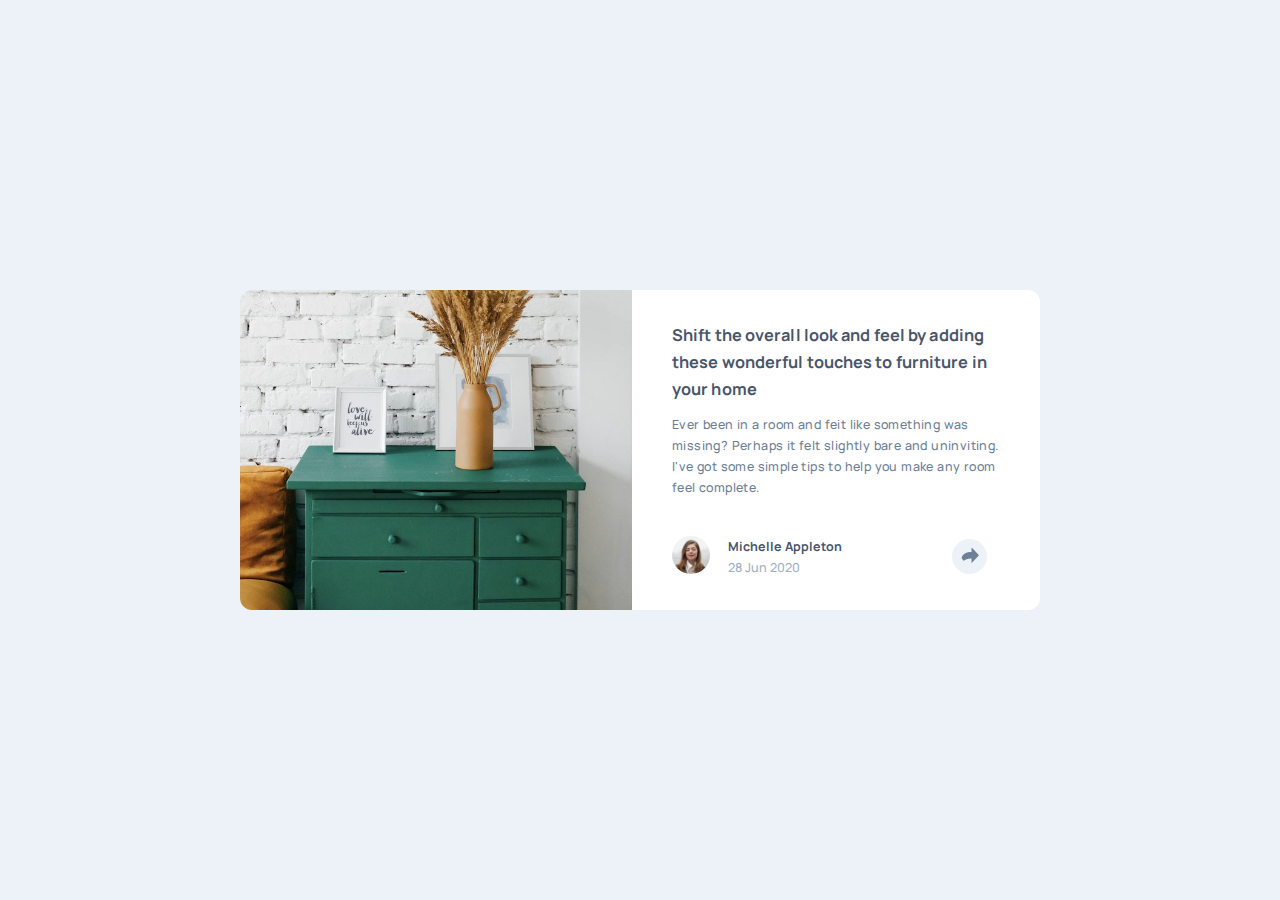
<file: index.html>
<!DOCTYPE html>
<html lang="pt-br">
<head>
  <meta charset="UTF-8">
  <meta name="viewport" content="width=device-width, initial-scale=1.0">

  <link rel="icon" type="image/png" sizes="32x32" href="./images/favicon-32x32.png">
  <link rel="stylesheet" href="./styles/style.css">

  <title>Frontend Mentor | Article preview component</title>
</head>
<body>
  <article class="container">
    
    <section class="drawers"></section>

    <section class="article-content">
      <div class="text">
        <h2>Shift the overall look and feel by adding these wonderful touches to furniture in your home</h2>
        <p>Ever been in a room and feit like something was missing? Perhaps it felt slightly bare and uninviting. I've got some simple tips to help you make any room feel complete.</p>
      </div>

      <div class="author">
        <div class="avatar">
          <img src="./images/avatar-michelle.jpg" alt="avatar-michelle">
        </div>
        
        <div class="info">
          <h4>Michelle Appleton</h4>
          <p>28 Jun 2020</p>
        </div>

        <div class="share-link">
          <img src="./images/icon-share.svg" alt="share">
        </div>
      </div>

      <nav class="social-media">
        <p>share</p>
        <div class="icons">
          <a href="https://facebook.com" target="_blank"><img src="./images/icon-facebook.svg" alt="facebook"></a>
          <a href="https://twitter.com" target="_blank"><img src="./images/icon-twitter.svg" alt="twitter"></a>
          <a href="https://pinterest.com" target="_blank"><img src="./images/icon-pinterest.svg" alt="pinterest"></a>
        </div>
        <div class="share">
          <img src="./images/icon-close.svg" alt="share">
        </div>
      </nav>

    </section>
  </article>
  
  <script src="./scripts/script.js"></script>
</body>
</html>
</file>
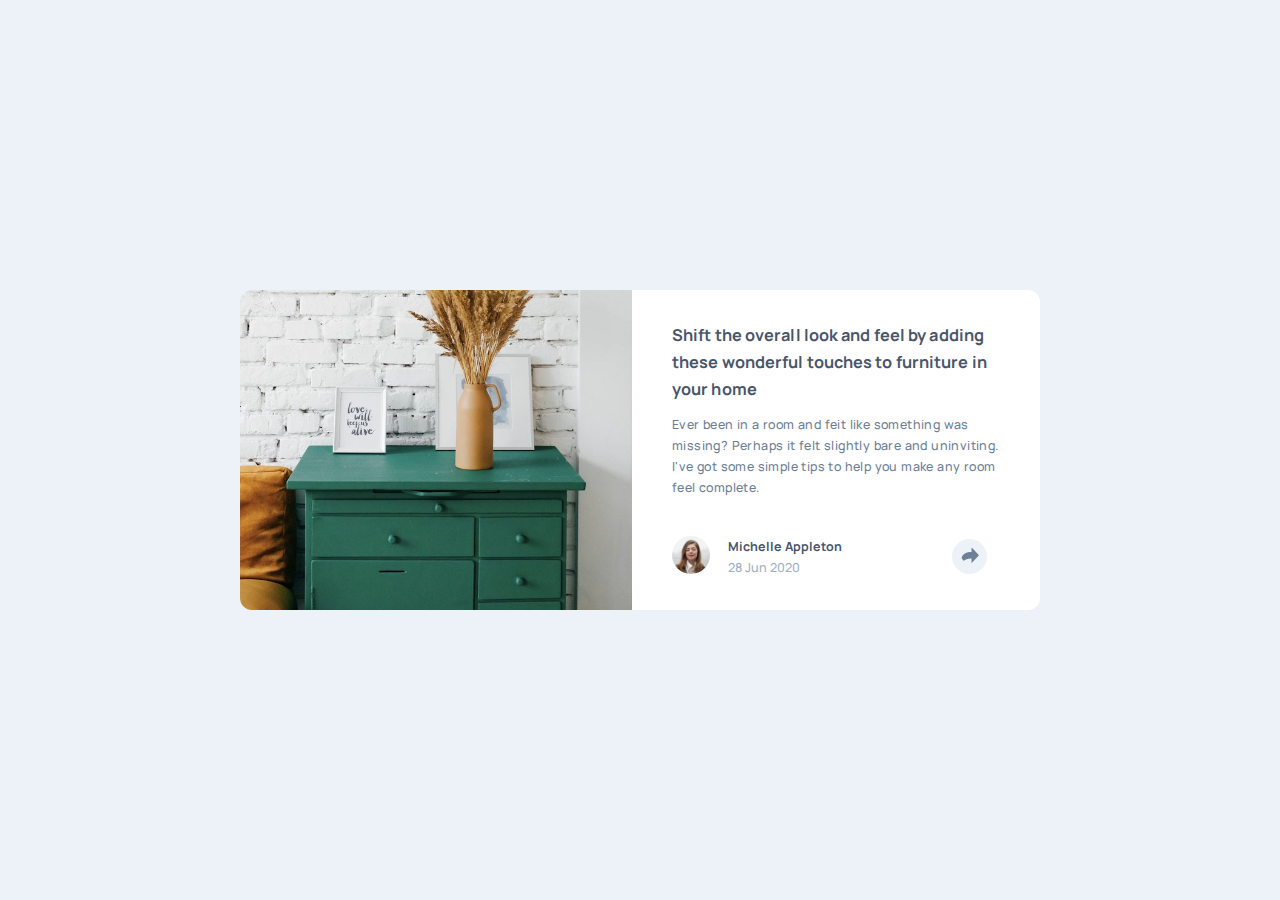
<file: ArticlePreviewComponent/index.html>
<!DOCTYPE html>
<html lang="pt-br">
<head>
  <meta charset="UTF-8">
  <meta name="viewport" content="width=device-width, initial-scale=1.0">

  <link rel="icon" type="image/png" sizes="32x32" href="./images/favicon-32x32.png">
  <link rel="stylesheet" href="./style.css">

  <title>Frontend Mentor | Article preview component</title>
</head>
<body>
  <main class="container">
    
    <span class="drawers"></span>

    <section class="article-content">
      <div class="text">
        <h2>Shift the overall look and feel by adding these wonderful touches to furniture in your home</h2>
        <p>Ever been in a room and feit like something was missing? Perhaps it felt slightly bare and uninviting. I've got some simple tips to help you make any room feel complete.</p>
      </div>

      <div class="author">
        <div class="avatar">
          <img src="./images/avatar-michelle.jpg" alt="Avatar Profile">
        </div>
        
        <div class="info">
          <h4>Michelle Appleton</h4>
          <p>28 Jun 2020</p>
        </div>

        <div class="share-link">
          <img src="./images/icon-share.svg" alt="Share Social Media">
        </div>
      </div>

      <nav class="social-media">
        <p>share</p>
        <div class="icons">
          <a href="https://facebook.com" target="_blank"><img src="./images/icon-facebook.svg" alt="Link Facebook"></a>
          <a href="https://twitter.com" target="_blank"><img src="./images/icon-twitter.svg" alt="Link Twitter"></a>
          <a href="https://pinterest.com" target="_blank"><img src="./images/icon-pinterest.svg" alt="Link Pinterest"></a>
        </div>
        <div class="share">
          <img src="./images/icon-close.svg" alt="Share Icon Close">
        </div>
      </nav>

    </section>
  </main>
  
  <script src="./script.js"></script>
</body>
</html>
</file>
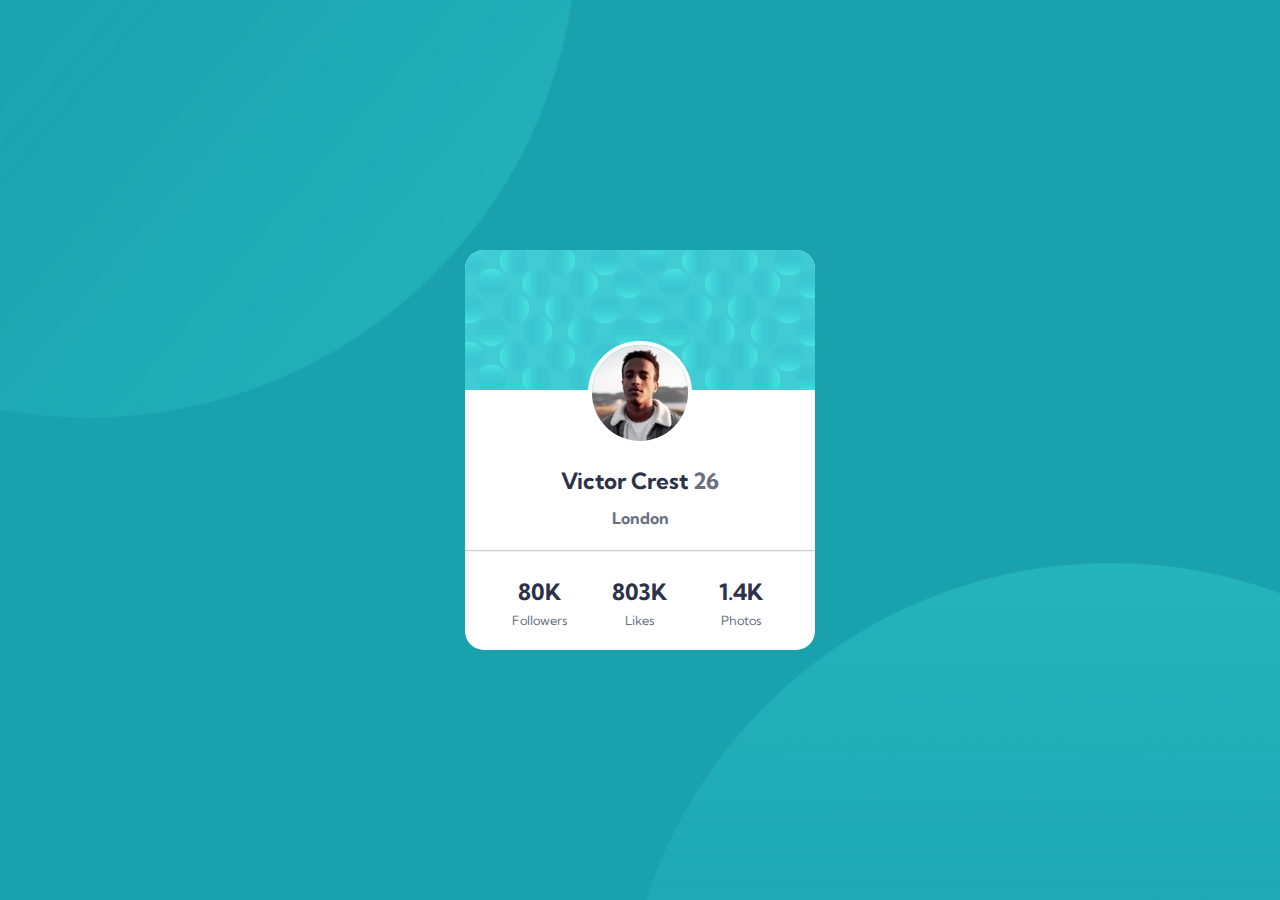
<file: ProfileCardComponent/index.html>
<!DOCTYPE html>
<html lang="pt-br">
  <head>
    <meta charset="UTF-8">
    <meta name="viewport" content="width=device-width, initial-scale=1.0"> <!-- displays site properly based on user's device -->
    
    <title>Frontend Mentor | Profile card component</title>

    <link rel="icon" type="image/png" sizes="32x32" href="./images/favicon-32x32.png">
    <link rel="stylesheet" href="style.css">  
  </head>
  <body>    
    <img id="bg-top" src="images/bg-pattern-top.svg" alt="TopBackground">
    <img id="bg-bottom" src="images/bg-pattern-bottom.svg" alt="BottomBackground">

    <div class="container">
      <img class="header" src="images/bg-pattern-card.svg" alt="CardImage">
      
      <section class="user">
        <img src="images/image-victor.jpg" alt="AvatarImage">
        <p class="name">
          Victor Crest
          <span>26</span>
        </p>

        <p class="local">
          London
        </p>
      </section>
        
      <hr>

      <section class="data">
        <p class="value">80K</p>
        <p class="value">803K</p>
        <p class="value">1.4K</p>

        <p>Followers</p>
        <p>Likes</p>
        <p>Photos</p>
      </section>
    </div>
    <!-- <div class="attribution">
      Challenge by <a href="https://www.frontendmentor.io?ref=challenge" target="_blank">Frontend Mentor</a>. 
      Coded by <a href="#">Your Name Here</a>.
    </div> -->
  </body>
</html>
</file>
<file: styles/style.css>
@import url('https://fonts.googleapis.com/css2?family=Manrope:wght@500;700&display=swap');

:root {
    --Very-Dark-Grayish-Blue: hsl(217, 19%, 35%);
    --Desaturated-Dark-Blue: hsl(214, 17%, 51%);
    --Grayish-Blue: hsl(212, 23%, 69%);
    --Light-Grayish-Blue: hsl(210, 46%, 95%);
    font-size: 60%;
}

* {
    margin: 0;
    box-sizing: border-box;
}

body {
    height: 100vh;
    display: flex;
    justify-content: center;
    align-items: center;
    
    font-family: 'Manrope', sans-serif;
    font-weight: 500;
    font-size: 1.3rem;
    color: var(--Desaturated-Dark-Blue);
    -webkit-font-smoothing: antialiased;

    background-color: var(--Light-Grayish-Blue);
}

.container {
    max-width: 85vw;
    max-height: 90vh;
    
    border-radius: 12px;
    background-color: white;
}

.container .drawers {
    background: url('../images/drawers.jpg');
    background-repeat: no-repeat;
    background-position: center;
    background-size: cover;
    
    height: 30vh;
    
    border-radius: 12px 12px 0 0;
}

.article-content {
    padding: 5.5%;
    position: relative;
}

.text {
    padding: 10px;
}

.text h2 {
    font-size: 1.7rem;
    line-height: 2.8rem;
    letter-spacing: .1px;
    color: var(--Very-Dark-Grayish-Blue);
    
    margin-bottom: 1.2rem;
}

.text p {
    line-height: 2.2rem;
    letter-spacing: .4px;
    
    margin-bottom: 1.8rem;
}

.author {
    display: grid;
    grid-template-columns: .5fr 2fr .5fr;
    align-items: center;
}

.author img {
    max-height: 4rem;
    border-radius: 50%;
}

.info h4 {
    color: var(--Very-Dark-Grayish-Blue);
    
    margin-bottom: 4px;
}

.info p {
    color: var(--Grayish-Blue);
}

.share-link {
    background-color: var(--Light-Grayish-Blue);
    border-radius: 50%;
    
    width: 35px;
    height: 35px;
    
    text-align: center;
    cursor: pointer;
}

.share-link:hover {
    background-color: var(--Grayish-Blue);
}

.share-link img {
    width: 18px;
    margin: 45% auto;
    
    transform: translateY(-50%);
}

.social-media {
    position: absolute;
    bottom: 0;
    left: 0;

    width: 100%;
    height: 30%;

    background-color: var(--Very-Dark-Grayish-Blue);
    border-radius: 0 0 12px 12px;

    display: grid;
    grid-template-columns: 1fr 1fr 1fr;
    align-items: center;
    justify-content: center;
    text-align: -webkit-center;

    opacity: 0;
    visibility: hidden;

    transition: 600ms;
}

.social-media.active {
    opacity: 1;
    visibility: visible;
}

.social-media p {
    text-transform: uppercase;
    letter-spacing: .5rem;
    color: var(--Grayish-Blue);
}

.social-media .icons {
    display: grid;
    grid-template-columns: 1fr 1fr 1fr;
    align-items: center;
    justify-content: center;
}

.social-media .share {
    background-color: var(--Desaturated-Dark-Blue);
    border-radius: 50%;
    
    width: 25px;
    height: 25px;
    margin: 0 auto;
    cursor: pointer;
}

.social-media .share:hover {
    background-color: var(--Grayish-Blue);
}

.social-media .share img {
    width: 14px;
    margin: 50% auto;
    
    transform: translateY(-50%);
}

@media (min-width: 750px) {
    .container {
        display: grid;
        grid-template-columns: 1fr 1fr;
        align-items: center;
        max-width: 800px;
        margin: 20px;
    }

    .container .drawers {
        height: 100%;
        width: 98%;
        border-radius: 12px 0 0 12px;
    }

    .author {
        padding: 10px;
    }

    .social-media {
        height: 25%;
        left: -8px;
        width: 102%;
        border-radius: 0 0 12px 0;
    }
}

@media (min-width: 1000px) {
    .social-media {
        height: 20%;
        width: 80%;
        left: 170px;
        bottom: 100px;
        border-radius: 12px;
    }
    .social-media:after {

        content: "";
    
        width: 0;
        height: 0;
    
        position: absolute;
    
        border-left: 15px solid transparent;
        border-right: 15px solid transparent;
        border-top: 15px solid var(--Very-Dark-Grayish-Blue);
        
        bottom: -15px;
        left: 45%;
    }
}
</file>
<file: ArticlePreviewComponent/style.css>
@import url('https://fonts.googleapis.com/css2?family=Manrope:wght@500;700&display=swap');

:root {
    --Very-Dark-Grayish-Blue: hsl(217, 19%, 35%);
    --Desaturated-Dark-Blue: hsl(214, 17%, 51%);
    --Grayish-Blue: hsl(212, 23%, 69%);
    --Light-Grayish-Blue: hsl(210, 46%, 95%);
    font-size: 60%;
}

* {
    margin: 0;
    box-sizing: border-box;
}

body {
    height: 100vh;
    display: flex;
    justify-content: center;
    align-items: center;
    
    font-family: 'Manrope', sans-serif;
    font-weight: 500;
    font-size: 1.3rem;
    color: var(--Desaturated-Dark-Blue);
    -webkit-font-smoothing: antialiased;

    background-color: var(--Light-Grayish-Blue);
}

.container {
    max-width: 85vw;
    max-height: 90vh;
    
    border-radius: 12px;
    background-color: white;
}

.container .drawers {
    background: url('../images/drawers.jpg');
    background-repeat: no-repeat;
    background-position: center;
    background-size: cover;
    
    height: 30vh;
    
    border-radius: 12px 12px 0 0;
}

.article-content {
    padding: 5.5%;
    position: relative;
}

.text {
    padding: 10px;
}

.text h2 {
    font-size: 1.7rem;
    line-height: 2.8rem;
    letter-spacing: .1px;
    color: var(--Very-Dark-Grayish-Blue);
    
    margin-bottom: 1.2rem;
}

.text p {
    line-height: 2.2rem;
    letter-spacing: .4px;
    
    margin-bottom: 1.8rem;
}

.author {
    display: grid;
    grid-template-columns: .5fr 2fr .5fr;
    align-items: center;
}

.author img {
    max-height: 4rem;
    border-radius: 50%;
}

.info h4 {
    color: var(--Very-Dark-Grayish-Blue);
    
    margin-bottom: 4px;
}

.info p {
    color: var(--Grayish-Blue);
}

.share-link {
    background-color: var(--Light-Grayish-Blue);
    border-radius: 50%;
    
    width: 35px;
    height: 35px;
    
    text-align: center;
    cursor: pointer;
}

.share-link:hover {
    background-color: var(--Grayish-Blue);
}

.share-link img {
    width: 18px;
    margin: 45% auto;
    
    transform: translateY(-50%);
}

.social-media {
    position: absolute;
    bottom: 0;
    left: 0;

    width: 100%;
    height: 30%;

    background-color: var(--Very-Dark-Grayish-Blue);
    border-radius: 0 0 12px 12px;

    display: grid;
    grid-template-columns: 1fr 1fr 1fr;
    align-items: center;
    justify-content: center;
    text-align: -webkit-center;

    opacity: 0;
    visibility: hidden;

    transition: 600ms;
}

.social-media.active {
    opacity: 1;
    visibility: visible;
}

.social-media p {
    text-transform: uppercase;
    letter-spacing: .5rem;
    color: var(--Grayish-Blue);
}

.social-media .icons {
    display: grid;
    grid-template-columns: 1fr 1fr 1fr;
    align-items: center;
    justify-content: center;
}

.social-media .share {
    background-color: var(--Desaturated-Dark-Blue);
    border-radius: 50%;
    
    width: 25px;
    height: 25px;
    margin: 0 auto;
    cursor: pointer;
}

.social-media .share:hover {
    background-color: var(--Grayish-Blue);
}

.social-media .share img {
    width: 14px;
    margin: 50% auto;
    
    transform: translateY(-50%);
}

@media (min-width: 750px) {
    .container {
        display: grid;
        grid-template-columns: 1fr 1fr;
        align-items: center;
        max-width: 800px;
        margin: 20px;
    }

    .container .drawers {
        height: 100%;
        width: 98%;
        border-radius: 12px 0 0 12px;
    }

    .author {
        padding: 10px;
    }

    .social-media {
        height: 25%;
        left: -8px;
        width: 102%;
        border-radius: 0 0 12px 0;
    }
}

@media (min-width: 1000px) {
    .social-media {
        height: 20%;
        width: 80%;
        left: 170px;
        bottom: 100px;
        border-radius: 12px;
    }
    .social-media:after {

        content: "";
    
        width: 0;
        height: 0;
    
        position: absolute;
    
        border-left: 15px solid transparent;
        border-right: 15px solid transparent;
        border-top: 15px solid var(--Very-Dark-Grayish-Blue);
        
        bottom: -15px;
        left: 45%;
    }
}
</file>
<file: ProfileCardComponent/style.css>
@import url('https://fonts.googleapis.com/css2?family=Kumbh+Sans:wght@400;700&display=swap');

:root {
    --Dark-cyan: hsl(185, 75%, 39%);
    --Very-dark-desaturated-blue: hsl(229, 23%, 23%);
    --Dark-grayish-blue: hsl(227, 10%, 46%);
    
    --Dark-gray: hsl(0, 0%, 59%)
    font-size: 60%;
}

* {
    margin: 0;
    box-sizing: border-box;
}

body {
    height: 100vh;
    font-family: 'Kumbh Sans', sans-serif;
    font-weight: 400;
    font-size: 1.8rem;
    color: var(--Very-dark-desaturated-blue);
    background: var(--Dark-cyan);
    
    display: flex;
    align-items: center;
    justify-content: center;
}

img#bg-top {
    position: fixed;
    top: -35rem;
    left: -25rem;

    opacity: 30%;
    transform: rotate(85deg);
}

img#bg-bottom {
    position: fixed;
    bottom: -40rem;
    right: -20rem;
    
    opacity: 80%;
    transform: rotate(45deg);
}

.container {
    background: white;
    max-width: 350px;
    border-radius: 1.2rem;

    position: relative;
    z-index: 0;
}

img.header {
    border-radius: 1.2rem 1.2rem 0 0;
}

.user {
    display: flex;
    flex-direction: column;
    align-items: center;
    justify-content: center;
    margin-top: -3.5rem;
}

.user img {
    border-radius: 50%;
    border: 4px solid white;
    margin-bottom: 1.4rem;
}

p.name {
    color: var(--Very-dark-desaturated-blue);
    font-weight: 700;
    font-size: 1.4rem;
}

p.name span {
    color: var(--Dark-grayish-blue);
}

.user p:last-child {
    font-size: 1rem;
    font-weight: 700;
    color: var(--Dark-grayish-blue);
    margin: .8rem 0 1.4rem;
}

hr {
    color: var(--Dark-grayish-blue);
    opacity: 50%;
    margin-bottom: 1.6rem;
}

.data {
    display: grid;
    grid-template-columns: repeat(3, 1fr);
    margin: 0 1.5rem;

    align-items: center;
    justify-content: center;
    text-align: center;
}

.data p.value {
    color: var(--Very-dark-desaturated-blue);
    font-weight: 700;
    font-size: 1.4rem;
    margin-bottom: .4rem;
}

.data p {
    color: var(--Dark-grayish-blue);
    font-size: .8rem;
    margin-bottom: 1.4rem;
}

@media (max-width: 500px) {
    img#bg-top {
        position: fixed;
        top: -15rem;
        left: -20rem;
        width: 35rem;
    
        opacity: 50%;
    }
    
    img#bg-bottom {
        position: fixed;
        bottom: -15rem;
        right: -20rem;
        width: 35rem;
        
        transform: rotate(5deg);
    }
}

/* .attribution {
    font-size: 11px; text-align: center;
}

.attribution a {
    color: hsl(228, 45%, 44%);
} */
</file>
